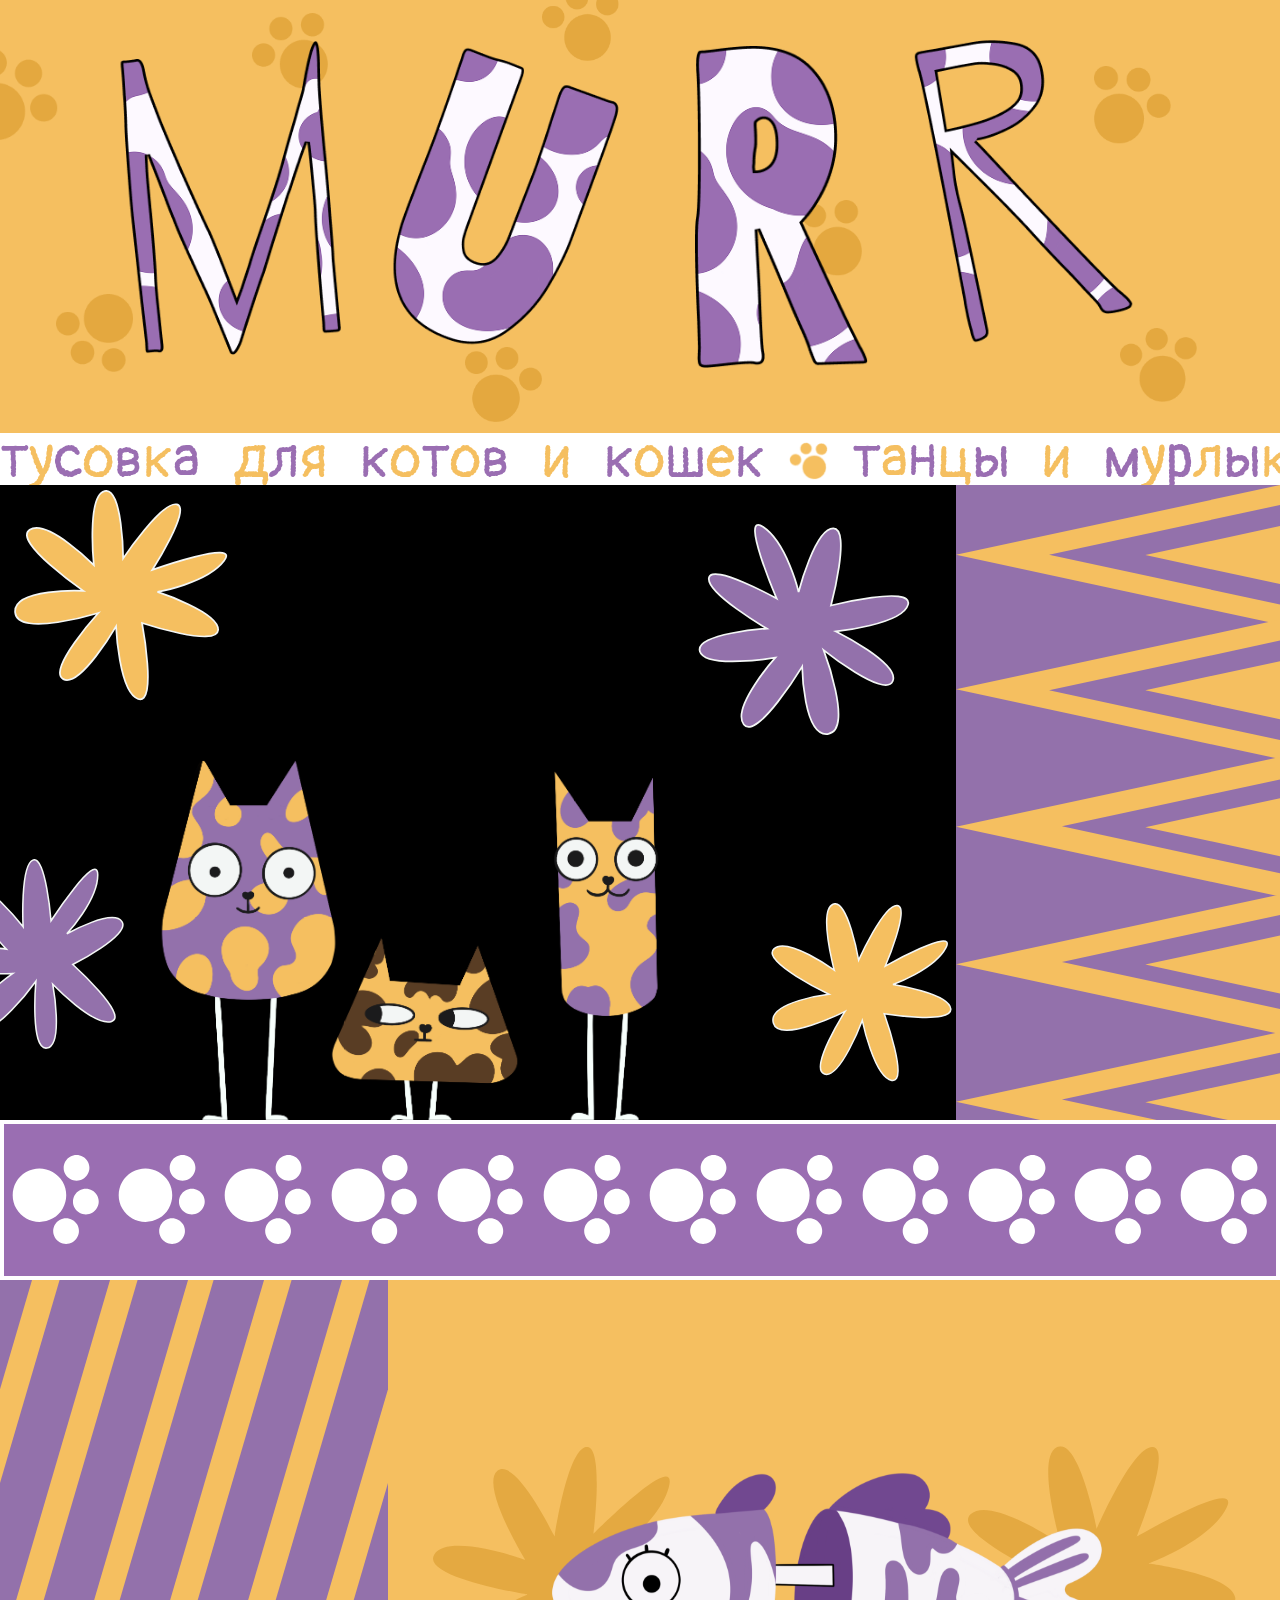
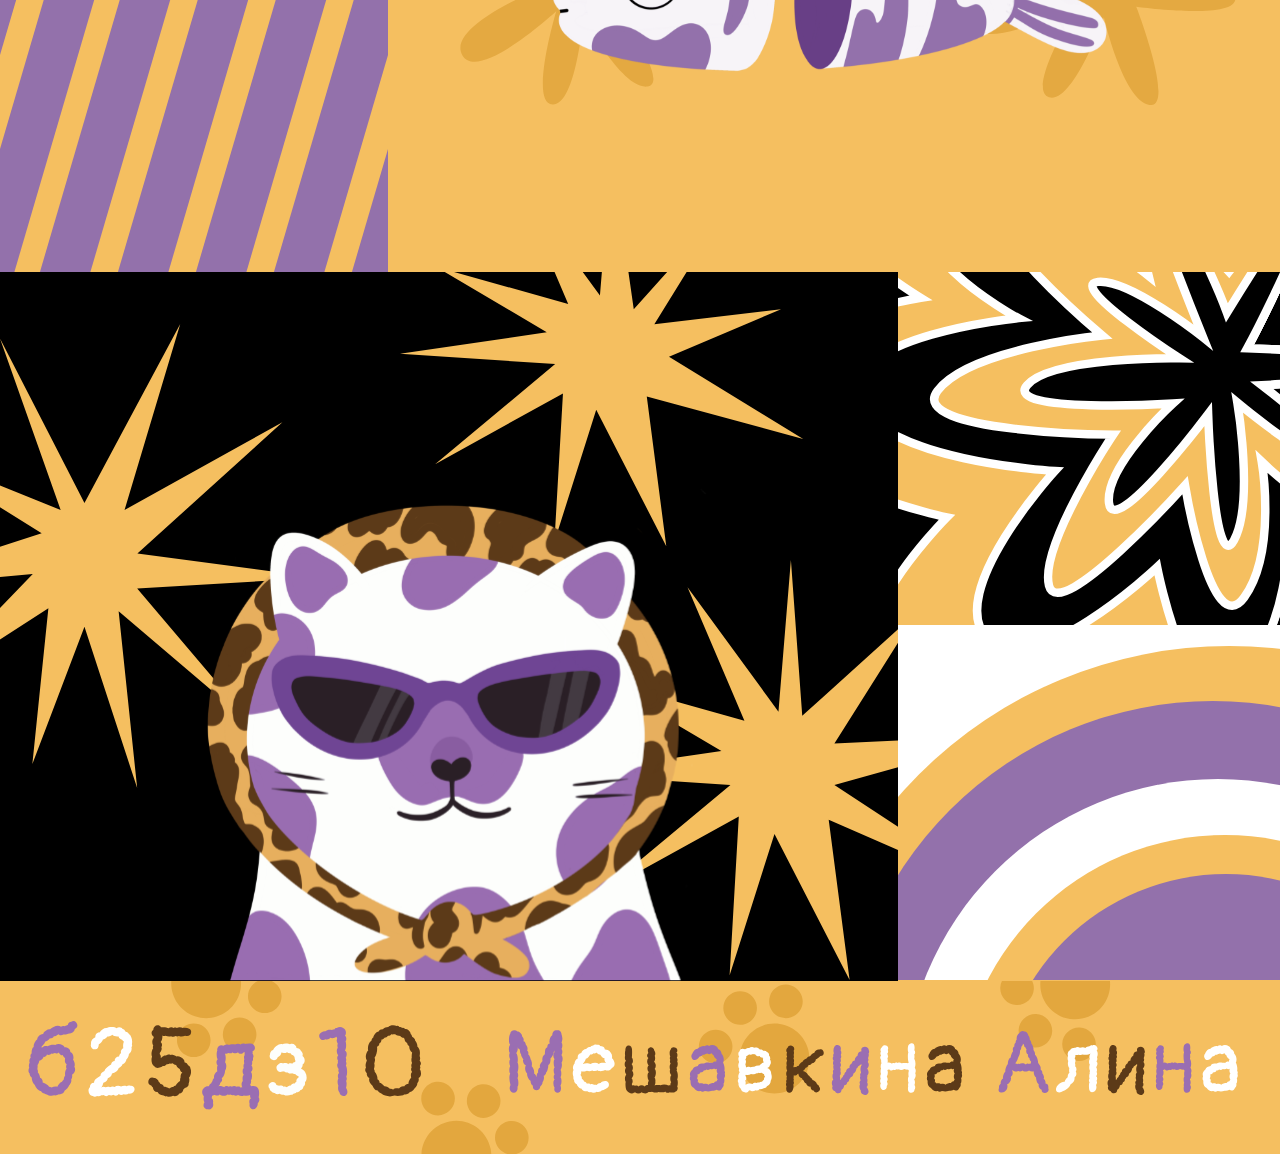
<file: index.html>
<!DOCTYPE html>
<html lang="ru">
<head>
  <meta charset="UTF-8">
  <meta name="viewport" content="width=device-width, initial-scale=1.0">
  <title>MURR</title>
  <link rel="stylesheet" href="stylesheet/fonts.css">
  <link rel="stylesheet" href="stylesheet/style.css">
  <link rel="stylesheet" href="stylesheet/animation.css">
  <link rel="stylesheet" href="stylesheet/adaptive.css">
</head>

<body>
  <div class="poster">
    <header class="screen1">
      <div class="paws">
        <img src="images/лапка1.png" class="paw p1" alt="">
        <img src="images/лапка2.png" class="paw p2" alt="">
        <img src="images/лапка3.png" class="paw p3" alt="">
        <img src="images/лапка4.png" class="paw p4" alt="">
        <img src="images/лапка5.png" class="paw p5" alt="">
        <img src="images/лапка6.png" class="paw p6" alt="">
        <img src="images/лапка7.png" class="paw p7" alt="">
        <img src="images/лапка8.png" class="paw p8" alt="">
      </div>

      <div class="murr">
        <img src="images/M.png" class="letter l1" alt="M">
        <img src="images/U.png" class="letter l2" alt="U">
        <img src="images/R1.png" class="letter l3" alt="R">
        <img src="images/R2.png" class="letter l4" alt="R">
      </div>
    </header>

    <div class="ticker">
      <div class="ticker__track">
        <div class="ticker__content">
          <div class="ticker-text">
            <span class="c1">т</span><span class="c2">у</span><span class="c1">с</span><span class="c2">о</span><span class="c1">в</span><span class="c2">к</span><span class="c1">а</span>
            <span class="space"></span>
            <span class="c2">д</span><span class="c1">л</span><span class="c2">я</span>
            <span class="space"></span>
            <span class="c1">к</span><span class="c2">о</span><span class="c1">т</span><span class="c2">о</span><span class="c1">в</span>
            <span class="space"></span>
            <span class="c2">и</span>
            <span class="space"></span>
            <span class="c1">к</span><span class="c2">о</span><span class="c1">ш</span><span class="c2">е</span><span class="c1">к</span>
            <img src="images/лапкадлятекста.png" class="paw-sep" alt="">
            <span class="c1">т</span><span class="c2">а</span><span class="c1">н</span><span class="c2">ц</span><span class="c1">ы</span>
            <span class="space"></span>
            <span class="c2">и</span>
            <span class="space"></span>
            <span class="c1">м</span><span class="c2">у</span><span class="c1">р</span><span class="c2">л</span><span class="c1">ы</span><span class="c2">к</span><span class="c1">а</span><span class="c2">н</span><span class="c1">ь</span><span class="c2">е</span>
            <span class="space"></span>
          </div>

          <div class="ticker-text">
            <span class="c1">т</span><span class="c2">у</span><span class="c1">с</span><span class="c2">о</span><span class="c1">в</span><span class="c2">к</span><span class="c1">а</span>
            <span class="space"></span>
            <span class="c2">д</span><span class="c1">л</span><span class="c2">я</span>
            <span class="space"></span>
            <span class="c1">к</span><span class="c2">о</span><span class="c1">т</span><span class="c2">о</span><span class="c1">в</span>
            <span class="space"></span>
            <span class="c2">и</span>
            <span class="space"></span>
            <span class="c1">к</span><span class="c2">о</span><span class="c1">ш</span><span class="c2">е</span><span class="c1">к</span>
            <img src="images/лапкадлятекста.png" class="paw-sep" alt="">
            <span class="c1">т</span><span class="c2">а</span><span class="c1">н</span><span class="c2">ц</span><span class="c1">ы</span>
            <span class="space"></span>
            <span class="c2">и</span>
            <span class="space"></span>
            <span class="c1">м</span><span class="c2">у</span><span class="c1">р</span><span class="c2">л</span><span class="c1">ы</span><span class="c2">к</span><span class="c1">а</span><span class="c2">н</span><span class="c1">ь</span><span class="c2">е</span>
            <span class="space"></span>
          </div>
        </div>

        <div class="ticker__content" aria-hidden="true"></div>
      </div>
    </div>

    <section class="screen2">
      <div class="box-black">
        <div class="star-wrap s1">
          <img src="images/звездочка1.svg" class="star star-base" alt="">
          <img src="images/звездочка1_double.svg" class="star star-hover" alt="">
        </div>

        <div class="star-wrap s2">
          <img src="images/звездочка2.svg" class="star star-base" alt="">
          <img src="images/звездочка2_double.svg" class="star star-hover" alt="">
        </div>

        <div class="star-wrap s3">
          <img src="images/звездочка3.svg" class="star star-base" alt="">
          <img src="images/звездочка3_double.svg" class="star star-hover" alt="">
        </div>

        <div class="star-wrap s4">
          <img src="images/звездочка4.svg" class="star star-base" alt="">
          <img src="images/звездочка4_double.svg" class="star star-hover" alt="">
        </div>


        <div class="cats-wrap">
          <img src="images/cats1.png" class="cats cats-1" alt="">
          <img src="images/cats2.png" class="cats cats-2" alt="">
        </div>
      </div>

      <div class="box-pattern">
        <img src="images/паттерн1.svg" class="pattern ptn1" alt="">
        <img src="images/паттерн2.svg" class="pattern ptn2" alt="">
      </div>
    </section>

    <section class="pawline">
      <div class="pawline__inner">
        <div class="paw-swap">
          <img src="images/paw_white.svg" class="paw-layer paw-white" alt="">
          <img src="images/paw_yellow.svg" class="paw-layer paw-yellow" alt="">
        </div>
        <div class="paw-swap">
          <img src="images/paw_white.svg" class="paw-layer paw-white" alt="">
          <img src="images/paw_yellow.svg" class="paw-layer paw-yellow" alt="">
        </div>
        <div class="paw-swap">
          <img src="images/paw_white.svg" class="paw-layer paw-white" alt="">
          <img src="images/paw_yellow.svg" class="paw-layer paw-yellow" alt="">
        </div>
        <div class="paw-swap">
          <img src="images/paw_white.svg" class="paw-layer paw-white" alt="">
          <img src="images/paw_yellow.svg" class="paw-layer paw-yellow" alt="">
        </div>
        <div class="paw-swap">
          <img src="images/paw_white.svg" class="paw-layer paw-white" alt="">
          <img src="images/paw_yellow.svg" class="paw-layer paw-yellow" alt="">
        </div>
        <div class="paw-swap">
          <img src="images/paw_white.svg" class="paw-layer paw-white" alt="">
          <img src="images/paw_yellow.svg" class="paw-layer paw-yellow" alt="">
        </div>
        <div class="paw-swap">
          <img src="images/paw_white.svg" class="paw-layer paw-white" alt="">
          <img src="images/paw_yellow.svg" class="paw-layer paw-yellow" alt="">
        </div>
        <div class="paw-swap">
          <img src="images/paw_white.svg" class="paw-layer paw-white" alt="">
          <img src="images/paw_yellow.svg" class="paw-layer paw-yellow" alt="">
        </div>
        <div class="paw-swap">
          <img src="images/paw_white.svg" class="paw-layer paw-white" alt="">
          <img src="images/paw_yellow.svg" class="paw-layer paw-yellow" alt="">
        </div>
        <div class="paw-swap">
          <img src="images/paw_white.svg" class="paw-layer paw-white" alt="">
          <img src="images/paw_yellow.svg" class="paw-layer paw-yellow" alt="">
        </div>
        <div class="paw-swap">
          <img src="images/paw_white.svg" class="paw-layer paw-white" alt="">
          <img src="images/paw_yellow.svg" class="paw-layer paw-yellow" alt="">
        </div>
        <div class="paw-swap">
          <img src="images/paw_white.svg" class="paw-layer paw-white" alt="">
          <img src="images/paw_yellow.svg" class="paw-layer paw-yellow" alt="">
        </div>
      </div>
    </section>

    <section class="screen3">
      <div class="block-left"></div>

      <div class="block-right">
        <img src="images/star1_fish.svg" class="fish-star fs1" alt="">
        <img src="images/star2_fish.svg" class="fish-star fs2" alt="">
        <img src="images/fish.svg" class="fish" alt="">
      </div>
    </section>

    <section class="screen4">
      <div class="s4-left">
        <img src="images/star_low1.svg" class="star-low sl1" alt="">
        <img src="images/star_low2.svg" class="star-low sl2" alt="">
        <img src="images/star_low3.svg" class="star-low sl3" alt="">
        <img src="images/cat.svg" class="cat" alt="">
      </div>

      <div class="s4-right">
        <div class="s4-right-top">
          <img src="images/megastars1.svg" class="megastars mega-1" alt="">
          <img src="images/megastars2.svg" class="megastars mega-2" alt="">
        </div>

        <div class="s4-right-bottom">
          <section class="circle-block">
            <div class="circle-wrap">
              <img src="images/circle5.svg" class="circle c5" alt="">
              <img src="images/circle4.svg" class="circle c4" alt="">
              <img src="images/circle3.svg" class="circle c3" alt="">
              <img src="images/circle2.svg" class="circle c2" alt="">
              <img src="images/circle1.svg" class="circle c1" alt="">
            </div>
          </section>
        </div>
      </div>
    </section>

    <div class="final-block">
      <img src="images/podval.svg" class="final-block__img" alt="">
    </div>
  </div>
</body>
</html>
</file>
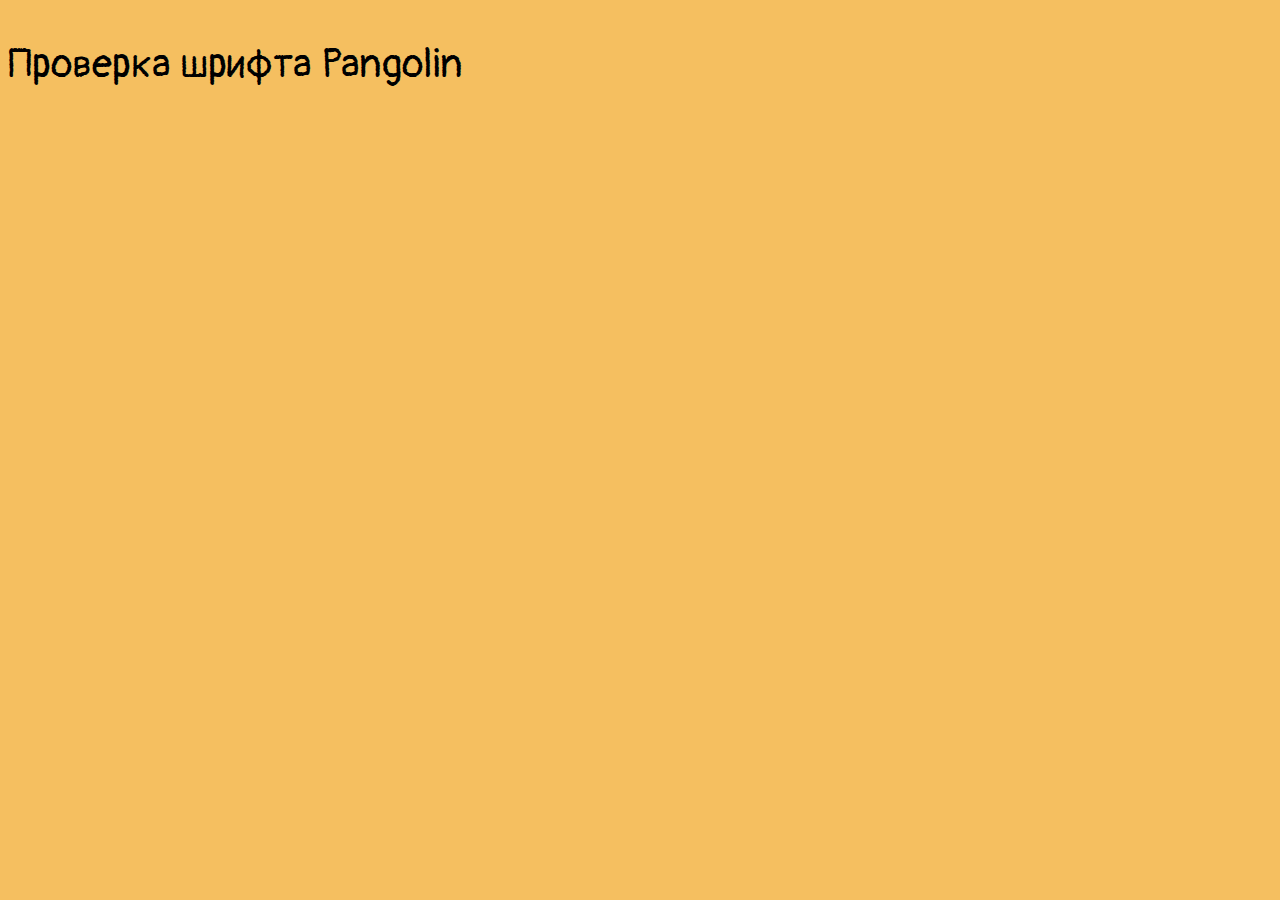
<file: web/index.html>
<!DOCTYPE html>
<html lang="ru">
<head>
    <meta charset="UTF-8">
    <meta name="viewport" content="width=device-width, initial-scale=1.0">
    <title>web</title>
    <link rel="stylesheet" href="stylesheet/style.css">
    <link rel="stylesheet" href="stylesheet/fonts.css">
    <link rel="stylesheet" href="stylesheet/adaptive.css">
</head>
<body>
     <p style="font-family: Pangolin; font-size: 40px;">
        Проверка шрифта Pangolin
    </p>

</body>
</html>
</file>
<file: stylesheet/fonts.css>
@font-face {
    font-family: "Pangolin";
    src: url("../fonts/Pangolin-Regular.ttf") format("truetype");
}
</file>
<file: stylesheet/style.css>
*{ box-sizing: border-box; }

html, body{
  overflow-x: visible;
  overflow-y: visible;
}

body{
  margin: 0;
  background: #F5BF60;
}

.poster{
  width: 100%;
  overflow-x: clip;
}

.screen1{
  width: 100%;
  height: 33.8453125vw;
  position: relative;
  overflow: visible;
  z-index: 2;
}

.paws{
  position: absolute;
  inset: 0;
  pointer-events: none;
  z-index: 5;
}

.paw{
  position: absolute;
  width: 6vw;
  opacity: .95;
}

.p1{ left:-1.439vw; top:3.849vw; }
.p2{ left:4.365vw;  top:22.977vw; }
.p3{ left:19.66vw;  top:.981vw; }
.p4{ left:36.316vw; top:27.13vw; }
.p5{ left:42.38vw;  top:-1.017vw; }
.p6{ left:61.338vw; top:15.658vw; }
.p7{ left:85.481vw; top:5.137vw; }
.p8{ left:87.502vw; top:25.629vw; }

.murr{
  position: relative;
  width: 100%;
  height: 100%;
  z-index: 6;
}

.letter{
  position: absolute;
  height: 25.2vw;
  transform-origin: center;
}

.l1{ left:9.06vw; top:3.18vw; }
.l2{ left:28.84vw; top:3.56vw; }
.l3{ left:54.33vw; top:3.59vw; }
.l4{ left:71.32vw; top:1.56vw; }

.ticker{
  width: 100%;
  height: 4.0625vw;
  background: #fff;
  overflow: hidden;
  position: relative;
  z-index: 3;
}

.ticker__track{
  height: 100%;
  display: flex;
  align-items: center;
  width: max-content;
  will-change: transform;
}

.ticker__content{
  display: inline-flex;
  align-items: center;
  white-space: nowrap;
  flex: 0 0 auto;
  padding-right: 0;
  font-family: Pangolin, sans-serif;
  font-size: 4.53125vw;
  line-height: 1;
}

.ticker .c1{ color: #9A6EB2; }
.ticker .c2{ color: #F5BF60; }

.space{ width: .6vw; display: inline-block; }

.paw-sep{
  width: 3vw;
  margin: 0 .9vw;
  height: auto;
  display: inline-block;
  vertical-align: middle;
}

.screen2{
  width: 100%;
  height: 49.609375vw;
  display: flex;
  position: relative;
}

.box-black{
  width: 74.6875vw;
  background: #000;
  position: relative;
  z-index: 2;
  overflow: hidden;
}

.cats-wrap{
  position: absolute;
  width: 63.5%;
  left: 25.27%;
  bottom: 0;
  z-index: 4;
  aspect-ratio: 1280 / 720;
  transform: scale(1.4);
  transform-origin: center bottom;
}

.cats{
  position: absolute;
  left: 0;
  bottom: 0;
  width: 100%;
  height: auto;
  display: block;
  pointer-events: none;
  user-select: none;
}

.box-black .star-wrap{
  position: absolute;
  z-index: 2;
  aspect-ratio: 217.76 / 211.3;
  pointer-events: auto;
}

.box-black .star-wrap.s1{ left: -6.88%; top: 58.89%; width: 20.5%; }
.box-black .star-wrap.s2{ left:  1.23%; top:  0.70%; width: 22.78%; }
.box-black .star-wrap.s3{ left: 72.69%; top:  6.10%; width: 22.78%; }
.box-black .star-wrap.s4{ left: 80.50%; top: 65.87%; width: 19.20%; }

.star{
  position: absolute;
  inset: 0;
  width: 100%;
  height: 100%;
  display: block;
  transition: opacity 200ms ease;
  pointer-events: none;
}

.star-base{ opacity: 1; }
.star-hover{ opacity: 0; }

.star-wrap:hover .star-base{ opacity: 0; }
.star-wrap:hover .star-hover{ opacity: 1; }

.box-pattern{
  position: absolute;
  right: 0;
  top: 0;
  width: 25.3125vw;
  height: 100%;
  overflow: hidden;
  z-index: 10;
}

.pattern{
  position: absolute;
  inset: 0;
  width: 100%;
  height: 100%;
  object-fit: cover;
  transition: opacity .2s ease;
}

.ptn1{ opacity: 1; }
.ptn2{ opacity: 0; }

.box-pattern:hover .ptn1{ opacity: 0; }
.box-pattern:hover .ptn2{ opacity: 1; }

.pawline{
  width: 100%;
  background: #F5BF60;
  padding: 0;
}

.pawline__inner{
  width: 100%;
  height: clamp(72px, 12.48vw, 160px);
  background: #9A6EB2;
  border: clamp(2px, 0.35vw, 5px) solid #fff;
  display: flex;
  align-items: center;
  justify-content: center;
  gap: clamp(6px, 1.3vw, 18px);
  padding: 0 clamp(10px, 2vw, 24px);
  overflow-x: auto;
  overflow-y: hidden;
  -webkit-overflow-scrolling: touch;
}

.pawline__inner::-webkit-scrollbar{ height: 0; }

.paw-swap{
  position: relative;
  width: clamp(36px, 7vw, 100px);
  aspect-ratio: 1 / 1;
  flex: 0 0 auto;
}

.paw-layer{
  position: absolute;
  inset: 0;
  width: 100%;
  height: 100%;
  display: block;
}

@media (max-width: 520px){
  .pawline__inner{ justify-content: flex-start; }
}

.screen3{
  width: 100%;
  display: flex;
}

.block-left{
  width: 30.3125vw;
  height: 46.25vw;
  flex: 0 0 auto;
  background-color: #9371AB;
  background-image: url("../images/stripes.svg");
  background-repeat: repeat-x;
  background-size: auto 100%;
  background-position: 0 0;
}

.block-right{
  width: 69.765625vw;
  height: 46.25vw;
  background: #F5BF60;
  flex: 0 0 auto;
  position: relative;
  overflow: hidden;
}

.fish{
  position: absolute;
  top: 50%;
  left: 10%;
  transform: translateY(-50%);
  width: 72%;
  height: auto;
  z-index: 3;
}

.fish-star{
  position: absolute;
  top: 50%;
  transform: translateY(-50%);
  width: 30%;
  height: auto;
  opacity: 0.90;
  pointer-events: none;
  z-index: 1;
}

.fs1{ left: 5%; }
.fs2{ left: 65%; }

.screen4{
  width: 100vw;
  height: 55.381vw;
  display: flex;
}

.s4-left{
  position: relative;
  width: 70.296vw;
  height: 100%;
  background: #000;
  overflow: hidden;
}

.s4-left .star-low{
  position: absolute;
  display: block;
  height: auto;
  pointer-events: none;
  z-index: 1;
}

.s4-left .sl1{ width: 50%; left: -14.37%; top:  7.31%; }
.s4-left .sl2{ width: 45%; left:  44.55%; top: -16.61%; }
.s4-left .sl3{ width: 50%; left:  62.84%; top:  40.63%; }

.s4-left .cat{
  position: absolute;
  left: 22%;
  bottom: 0;
  width: 56.9%;
  height: auto;
  z-index: 2;
}

.s4-right{
  width: 29.922vw;
  height: 100%;
  display: flex;
  flex-direction: column;
}

.s4-right-top,
.s4-right-bottom{
  position: relative;
  height: 50%;
  overflow: hidden;
}

.s4-right-top{
  background: #9371AB;
  margin-bottom: -1px;
}

.s4-right-top .megastars{
  position: absolute;
  inset: 0;
  width: 101%;
  height: 101%;
  left: 50%;
  top: 50%;
  transform: translate(-50%, -50%);
  object-fit: cover;
  object-position: center;
  display: block;
  pointer-events: none;
}

.s4-right-top .mega-1{ opacity: 1; }
.s4-right-top .mega-2{ opacity: 0; }

.s4-right-bottom{
  background: #fff;
}

.s4-right-bottom .circle-block{
  position: absolute;
  inset: 0;
}

.s4-right-bottom .circle-wrap{
  position: absolute;
  inset: 0;
}

.s4-right-bottom .circle{
  position: absolute;
  display: block;
  height: auto;
  max-width: none;
  transform: translate(-50%, -50%);
}

.s4-right-bottom .c1{ width: 120%; left:  26.008%; top: 70.273%; }
.s4-right-bottom .c2{ width: 140%; left:  15.692%; top: 59.048%; }
.s4-right-bottom .c3{ width: 165%; left:   1.248%; top: 43.332%; }
.s4-right-bottom .c4{ width: 195%; left: -15.000%; top: 21.332%; }
.s4-right-bottom .c5{ width: 230%; left: -28.125%; top:  5.932%; }

.final-block{
  width: 100%;
  height: clamp(70px, 13.515625vw, 173px);
  background:#F5BF60;
  overflow:hidden;
}

.final-block__img{
  width: 100%;
  height: 100%;
  display:block;
  object-fit: contain;
  object-position:center;
}
</file>
<file: stylesheet/animation.css>
.screen1 .paw{
  animation-name: pawFade;
  animation-timing-function: ease-in-out;
  animation-iteration-count: infinite;
  animation-fill-mode: both;
}

.screen1 .p1{ animation-duration: 3.8s; animation-delay: 0s; }
.screen1 .p2{ animation-duration: 4.6s; animation-delay: 0.8s; }
.screen1 .p3{ animation-duration: 5.2s; animation-delay: 1.4s; }
.screen1 .p4{ animation-duration: 4.1s; animation-delay: 0.4s; }
.screen1 .p5{ animation-duration: 5.0s; animation-delay: 1.1s; }
.screen1 .p6{ animation-duration: 3.6s; animation-delay: 0.9s; }
.screen1 .p7{ animation-duration: 4.8s; animation-delay: 0.6s; }
.screen1 .p8{ animation-duration: 5.4s; animation-delay: 1.7s; }

@keyframes pawFade{
  0%{ opacity: 0.08; }
  50%{ opacity: 0.9; }
  100%{ opacity: 0.08; }
}

.screen1 .letter{
  transform-origin: center center;
  animation-timing-function: ease-in-out;
  animation-iteration-count: infinite;
  animation-fill-mode: both;
}

.screen1 .l1{ animation-name: rotateM; animation-duration: 3.6s; }
@keyframes rotateM{
  0%{ transform: rotate(12.43deg); }
  50%{ transform: rotate(-8.64deg); }
  100%{ transform: rotate(12.43deg); }
}

.screen1 .l2{ animation-name: rotateU; animation-duration: 3.2s; }
@keyframes rotateU{
  0%{ transform: rotate(-3.84deg); }
  50%{ transform: rotate(-27.42deg); }
  100%{ transform: rotate(-3.84deg); }
}

.screen1 .l3{ animation-name: rotateR1; animation-duration: 3.4s; }
@keyframes rotateR1{
  0%{ transform: rotate(-9.77deg); }
  50%{ transform: rotate(8.35deg); }
  100%{ transform: rotate(-9.77deg); }
}

.screen1 .l4{ animation-name: rotateR2; animation-duration: 3.6s; }
@keyframes rotateR2{
  0%{ transform: rotate(-24.69deg); }
  50%{ transform: rotate(-0.15deg); }
  100%{ transform: rotate(-24.69deg); }
}

.ticker .ticker__track{
  animation: tickerMove 15s linear infinite;
  will-change: transform;
}

@keyframes tickerMove{
  0%{ transform: translateX(0); }
  100%{ transform: translateX(-50%); }
}

@keyframes starRotate{
  from{ transform: rotate(0deg); }
  to{ transform: rotate(360deg); }
}

.box-black .star-wrap{
  animation-name: starRotate;
  animation-timing-function: linear;
  animation-iteration-count: infinite;
  transform-origin: 50% 50%;
}

.box-black .star-wrap.s1{ animation-duration: 18s; }
.box-black .star-wrap.s2{ animation-duration: 14s; animation-direction: reverse; }
.box-black .star-wrap.s3{ animation-duration: 20s; }
.box-black .star-wrap.s4{ animation-duration: 15s; animation-direction: reverse; }

.pawline .paw-white{ opacity: 1; }
.pawline .paw-yellow{ opacity: 0; }

.pawline .paw-yellow{ animation: pawColor 4s ease-in-out infinite; }
.pawline .paw-white{ animation: pawColorReverse 4s ease-in-out infinite; }

@keyframes pawColor{
  0%,45%{ opacity: 0; }
  55%,100%{ opacity: 1; }
}

@keyframes pawColorReverse{
  0%,45%{ opacity: 1; }
  55%,100%{ opacity: 0; }
}

.pawline__inner .paw-swap:nth-child(2)  .paw-layer{ animation-delay: .3s; }
.pawline__inner .paw-swap:nth-child(3)  .paw-layer{ animation-delay: .6s; }
.pawline__inner .paw-swap:nth-child(4)  .paw-layer{ animation-delay: .9s; }
.pawline__inner .paw-swap:nth-child(5)  .paw-layer{ animation-delay: 1.2s; }
.pawline__inner .paw-swap:nth-child(6)  .paw-layer{ animation-delay: 1.5s; }
.pawline__inner .paw-swap:nth-child(7)  .paw-layer{ animation-delay: 1.8s; }
.pawline__inner .paw-swap:nth-child(8)  .paw-layer{ animation-delay: 2.1s; }
.pawline__inner .paw-swap:nth-child(9)  .paw-layer{ animation-delay: 2.4s; }
.pawline__inner .paw-swap:nth-child(10) .paw-layer{ animation-delay: 2.7s; }
.pawline__inner .paw-swap:nth-child(11) .paw-layer{ animation-delay: 3.0s; }
.pawline__inner .paw-swap:nth-child(12) .paw-layer{ animation-delay: 3.3s; }

.pawline__inner:hover .paw-layer{ animation-play-state: paused; }

@keyframes starPulse{
  0%{ transform: translateY(-50%) scale(1); }
  50%{ transform: translateY(-50%) scale(1.7); }
  100%{ transform: translateY(-50%) scale(1); }
}

.screen3 .fish-star{
  animation-name: starPulse;
  animation-timing-function: ease-in-out;
  animation-iteration-count: infinite;
  transform-origin: center center;
}

.screen3 .fs1{ animation-duration: 6s; }
.screen3 .fs2{ animation-duration: 6s; }

@keyframes stripesMove{
  from{ background-position: 0 0; }
  to{ background-position: -60vw 0; }
}

.screen3 .block-left{
  animation: stripesMove 12s linear infinite;
  will-change: background-position;
}

@keyframes starPulseRotate{
  0%{ transform: scale(0.8) rotate(-30deg); }
  50%{ transform: scale(1.1) rotate(30deg); }
  100%{ transform: scale(0.8) rotate(-30deg); }
}

.screen4 .star-low{
  transform-origin: center center;
  animation: starPulseRotate 4s ease-in-out infinite;
}

.screen4 .circle-wrap .circle{
  transform-origin: 50% 50%;
  will-change: transform;
  animation: circleWave 5s ease-in-out infinite;
  animation-play-state: paused;
  transform: scale(1);
}

@keyframes circleWave{
  0%{ transform: scale(1); }
  12%{ transform: scale(0.99); }
  28%{ transform: scale(4.5); }
  45%{ transform: scale(0.99); }
  100%{ transform: scale(1); }
}

.screen4 .circle-wrap .c1{ animation-delay: 0s; }
.screen4 .circle-wrap .c2{ animation-delay: 0s; }
.screen4 .circle-wrap .c3{ animation-delay: 0s; }
.screen4 .circle-wrap .c4{ animation-delay: 0s; }
.screen4 .circle-wrap .c5{ animation-delay: 0s; }

.screen4 .s4-right-bottom:hover .circle{
  animation-play-state: running;
}

@media (prefers-reduced-motion: reduce){
  *{ animation: none !important; transition: none !important; }
}

@keyframes megastarsSwap{
  0%,45%{ opacity: 1; }
  55%,100%{ opacity: 0; }
}

@keyframes megastarsSwapReverse{
  0%,45%{ opacity: 0; }
  55%,100%{ opacity: 1; }
}

.s4-right-top .mega-1{
  animation: megastarsSwap 0.6s ease-in-out infinite;
}

.s4-right-top .mega-2{
  animation: megastarsSwapReverse 0.6s ease-in-out infinite;
}

.cats-1{
  animation: catsSwap 0.4s steps(1) infinite;
}

.cats-2{
  animation: catsSwap 0.4s steps(1) infinite;
  animation-delay: 0.2s;
}

@keyframes catsSwap{
  0%{ opacity: 1; }
  49%{ opacity: 1; }
  50%{ opacity: 0; }
  100%{ opacity: 0; }
}

/* =========================
   ZIGZAG hover swap (mobile)
   ========================= */

/* hover на десктопе (если откроют моб.версию в браузере) */
.zigzag-mobile:hover .z1{ opacity: 0; }
.zigzag-mobile:hover .z2{ opacity: 1; }

/* плавность */
.zigzag-mobile .zigzag{
  transition: opacity 180ms ease;
}

/* тап на телефоне: добавь класс .is-active через JS (по желанию) */
.zigzag-mobile.is-active .z1{ opacity: 0; }
.zigzag-mobile.is-active .z2{ opacity: 1; }
</file>
<file: stylesheet/adaptive.css>
*{ box-sizing:border-box; }

html,body{
  overflow-x:hidden;
  overflow-y:visible;
}

body{
  margin:0;
  background:#F5BF60;
}

.poster{ width:100%; }


.screen1{
  width:100vw;
  height:33.8453125vw;
  position:relative;
  overflow:visible;
  z-index:2;
}

.paws{
  position:absolute;
  inset:0;
  pointer-events:none;
  z-index:5;
}

.paw{
  position:absolute;
  width:6vw;
  opacity:.95;
}

.p1{ left:-1.439vw; top:3.849vw; }
.p2{ left:4.365vw;  top:22.977vw; }
.p3{ left:19.66vw;  top:.981vw; }
.p4{ left:36.316vw; top:27.13vw; }
.p5{ left:42.38vw;  top:-1.017vw; }
.p6{ left:61.338vw; top:15.658vw; }
.p7{ left:85.481vw; top:5.137vw; }
.p8{ left:87.502vw; top:25.629vw; }

.murr{
  position:relative;
  width:100%;
  height:100%;
  z-index:6;
}

.letter{
  position:absolute;
  height:25.2vw;
  transform-origin:center;
}

.l1{ left:9.06vw; top:3.18vw; }
.l2{ left:28.84vw; top:3.56vw; }
.l3{ left:54.33vw; top:3.59vw; }
.l4{ left:71.32vw; top:1.56vw; }


.ticker{
  width:100%;
  height:4.0625vw;
  background:#fff;
  overflow:hidden;
  position:relative;
  z-index:3;
}

.ticker__track{
  height:100%;
  display:flex;
  align-items:center;
  width:max-content;
}

.ticker__content{
  display:inline-flex;
  align-items:center;
  white-space:nowrap;
  flex:0 0 auto;
  font-family:Pangolin,sans-serif;
  font-size:4.53125vw;
  line-height:1;
}

.ticker .c1{ color:#9A6EB2; }
.ticker .c2{ color:#F5BF60; }

.space{ width:.6vw; display:inline-block; }

.paw-sep{
  width:3vw;
  margin:0 .9vw;
  height:auto;
  display:inline-block;
  vertical-align:middle;
}


.screen2{
  width:100%;
  height:49.609375vw;
  display:flex;
  position:relative;
}

.box-black{
  width:74.6875vw;
  background:#000;
  position:relative;
  z-index:2;
  overflow:hidden;
}

.discoball{
  position:absolute;
  width:28%;
  left:50%;
  top:30px;
  transform:translateX(-50%);
  z-index:5;
}

.box-black .star-wrap{
  position:absolute;
  z-index:2;
  aspect-ratio:217.76 / 211.3;
}

.box-black .star-wrap.s1{ left:-6.88%; top:58.89%; width:20.5%; }
.box-black .star-wrap.s2{ left:1.23%; top:.70%; width:22.78%; }
.box-black .star-wrap.s3{ left:72.69%; top:6.10%; width:22.78%; }
.box-black .star-wrap.s4{ left:80.50%; top:65.87%; width:19.20%; }

.star{
  position:absolute;
  inset:0;
  width:100%;
  height:100%;
  display:block;
  transition:opacity .2s ease;
}

.star-base{ opacity:1; }
.star-hover{ opacity:0; }

.star-wrap:hover .star-base{ opacity:0; }
.star-wrap:hover .star-hover{ opacity:1; }


.cats-wrap{
  position:absolute;
  left:50%;
  bottom:0;
  transform:translateX(-50%) scale(1.2);
  transform-origin:center bottom;
  z-index:4;
  width:63.5%;
}

.cats{
  position:absolute;
  left:0;
  bottom:0;
  width:100%;
  height:auto;
  display:block;
}

.cats-1{ opacity:1; }
.cats-2{ opacity:0; }


.box-pattern{
  position:absolute;
  right:0;
  top:0;
  width:25.3125vw;
  height:100%;
  overflow:hidden;
  z-index:10;
}

.pattern{
  position:absolute;
  inset:0;
  width:100%;
  height:100%;
  object-fit:cover;
  transition:opacity .2s ease;
}

.ptn1{ opacity:1; }
.ptn2{ opacity:0; }

.box-pattern:hover .ptn1{ opacity:0; }
.box-pattern:hover .ptn2{ opacity:1; }


.cats-1{ animation:catsSwap 1s steps(1,end) infinite; }
.cats-2{ animation:catsSwap 1s steps(1,end) infinite; animation-delay:.5s; }

@keyframes catsSwap{
  0%,49.999%{ opacity:1; }
  50%,100%{ opacity:0; }
}


@media (max-width:768px){

  .screen1{
    height:auto;
    aspect-ratio:1280 / 433;
    overflow:hidden;
  }

  .paw{ width:7.5vw; }

  .murr{
    transform:scale(.95);
    transform-origin:top center;
  }

  .letter{ height:28vw; }

  .ticker{ height:7vw; }
  .ticker__content{ font-size:6.2vw; }
  .space{ width:1.2vw; }
  .paw-sep{ width:4.2vw; margin:0 1.4vw; }

  .screen2{
    height:auto;
    flex-direction:column;
  }

  .box-black{
    width:100%;
    aspect-ratio:1280 / 635;
  }

  .discoball{
    width:26%;
    top:2.5vw;
  }

  .cats-wrap{
    width:56%;
    transform:translateX(-50%) scale(1);
  }

 .cats-wrap{
    width:62%;
    transform:translateX(-50%) scale(1);
  }

  .box-pattern{ display:none!important; }
  .zigzag-mobile{ display:none!important; }
}


@media (max-width: 480px){

  .screen1{
    height: auto;
    aspect-ratio: 1280 / 433;
    overflow: hidden;
  }

  .paw{ width: 10vw; }

  .murr{
    transform: scale(0.9);         
    transform-origin: top center;
  }

  .letter{ height: 30vw; }

  .ticker{ height: 12vw; }
  .ticker__content{ font-size: 10vw; }
  .space{ width: 2vw; }
  .paw-sep{ width: 7vw; margin: 0 2.2vw; }

  .screen2{
    display: flex;                  /* мб и не надо */
    height: auto;
    flex-direction: column;
  }

  .box-black{
    width: 100%;
    aspect-ratio: 1280 / 635;
  }

  .cats-wrap{
    width: 62%;
    left: 50%;                     
    transform: translateX(-50%) scale(1);
  }

  .box-pattern{ display: none !important; }
  .zigzag-mobile{ display: none !important; }
}
@media (max-width: 480px){
  .murr{
    transform: scale(0.9);
    transform-origin: top center;
  }

  .letter{ height: 30vw; }

  .cats-wrap{
    width: 62%;
    left: 50%;
    transform: translateX(-50%);
  }
}

@media (max-width: 480px){
  .murr{
    transform: scale(0.9);
    transform-origin: top center;
  }

  .letter{ height: 30vw; }

  .cats-wrap{
    width: 62%;
    left: 50%;
    transform: translateX(-50%);
  }
}
@media (max-width:480px){
  body{ outline:6px solid red; }
}
.final-block{
  box-sizing: border-box;
}

@media (max-width: 480px){
  .final-block{
    height: 75px;         
    min-height: 75px;
    padding-bottom: 0;    
  }
}
</file>
<file: web/stylesheet/style.css>
body {
    background-color: #F5BF60;
}
</file>
<file: web/stylesheet/fonts.css>
@font-face {
    font-family: "Pangolin";
    src: url("../fonts/Pangolin-Regular.ttf") format("truetype");
}
</file>
<file: web/stylesheet/adaptive.css>
/* ------ MOBILE 420 ------*/
@media (max-width: 420px) {
  .container {
    flex-direction: column;
    height: auto;
    min-height: 100vh;
    padding: 4vw 5vw 0; 
    gap: 8vw;
  }
}

/* ------ SMALL MOBILE 360 ------*/
@media (max-width: 360px) {
  .container {
    padding: 4vh 0;
  }
}
</file>
